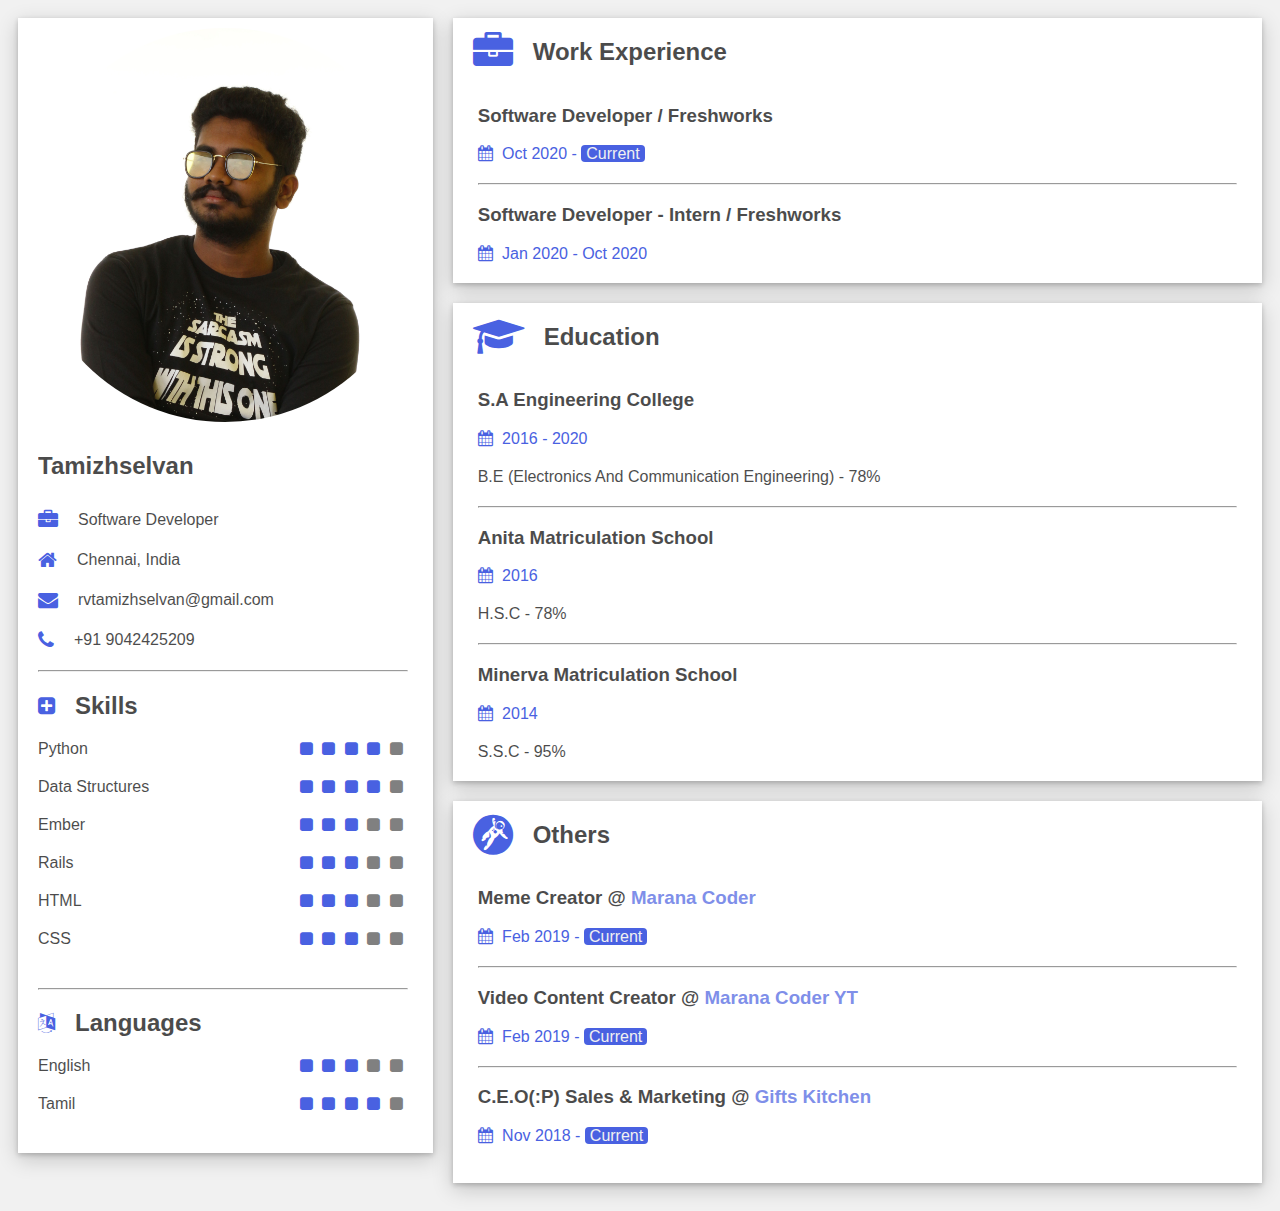
<file: index.html>
<html>
  <head>
    <title>தமிழ்</title>
    <link rel='shortcut icon' type='image/x-icon' href="/tamizh.jpg"/>
    <link rel = "stylesheet" href = "style.css">
    <link rel = "stylesheet" href = "mg-pd.css">
    <link rel = "stylesheet" href = "icons.css">
    <link rel = "stylesheet" href="https://stackpath.bootstrapcdn.com/font-awesome/4.7.0/css/font-awesome.min.css">
  </head>
  <body> 
    <div class= "main-container">
      <div class="detail-card">
        <img src="/me.jpg" class = "avatar" alt = "Avatar">

        <div class="detail-content pd-l-20 pd-b-20 pd-r-25">
          <h2 class="text-normal text-name mm-t-20 pd-b-10">Tamizhselvan</h2>
          <div class="flex pd-b-20">
            <i class="fa fa-briefcase icon-small icon-royal pd-r-20" aria-hidden="true"></i>
            <span class="text-normal">Software Developer</span>
          </div>

          <div class="flex pd-b-20">
            <i class="fa fa-home icon-small icon-royal pd-r-20" aria-hidden="true"></i>
            <span class="text-normal">Chennai, India</span>
          </div>

          <div class="flex pd-b-20">
            <i class="fa fa-envelope icon-small icon-royal pd-r-20" aria-hidden="true"></i>
            <span class="text-normal">rvtamizhselvan@gmail.com</span>
          </div>

          <div class="flex">
            <i class="fa fa-phone icon-small icon-royal pd-r-20" aria-hidden="true"></i>
            <span class="text-normal">+91 9042425209</span>
          </div>

          <hr class="line-break">

          <div class="flex">
            <i class="fa fa-plus-square icon-small icon-royal pd-r-20" aria-hidden="true"></i>
            <h2 class="text-normal">Skills</h2>
          </div>

          <div class="flex skill-flex pd-b-20">
            <span class="text-normal">Python</span>
            <div>
              <i class="fa fa-square icon-xsmall icon-royal pd-r-5" aria-hidden="true"></i>
              <i class="fa fa-square icon-xsmall icon-royal pd-r-5" aria-hidden="true"></i>
              <i class="fa fa-square icon-xsmall icon-royal pd-r-5" aria-hidden="true"></i>
              <i class="fa fa-square icon-xsmall icon-royal pd-r-5" aria-hidden="true"></i>
              <i class="fa fa-square icon-xsmall icon-grey pd-r-5" aria-hidden="true"></i>
            </div>
          </div>

          <div class="flex skill-flex pd-b-20">
            <span class="text-normal">Data Structures</span>
            <div>
              <i class="fa fa-square icon-xsmall icon-royal pd-r-5" aria-hidden="true"></i>
              <i class="fa fa-square icon-xsmall icon-royal pd-r-5" aria-hidden="true"></i>
              <i class="fa fa-square icon-xsmall icon-royal pd-r-5" aria-hidden="true"></i>
              <i class="fa fa-square icon-xsmall icon-royal pd-r-5" aria-hidden="true"></i>
              <i class="fa fa-square icon-xsmall icon-grey pd-r-5" aria-hidden="true"></i>
            </div>
          </div>

          <div class="flex skill-flex pd-b-20">
            <span class="text-normal">Ember</span>
            <div>
              <i class="fa fa-square icon-xsmall icon-royal pd-r-5" aria-hidden="true"></i>
              <i class="fa fa-square icon-xsmall icon-royal pd-r-5" aria-hidden="true"></i>
              <i class="fa fa-square icon-xsmall icon-royal pd-r-5" aria-hidden="true"></i>
              <i class="fa fa-square icon-xsmall icon-grey pd-r-5" aria-hidden="true"></i>
              <i class="fa fa-square icon-xsmall icon-grey pd-r-5" aria-hidden="true"></i>
            </div>
          </div>

          <div class="flex skill-flex pd-b-20">
            <span class="text-normal">Rails</span>
            <div>
              <i class="fa fa-square icon-xsmall icon-royal pd-r-5" aria-hidden="true"></i>
              <i class="fa fa-square icon-xsmall icon-royal pd-r-5" aria-hidden="true"></i>
              <i class="fa fa-square icon-xsmall icon-royal pd-r-5" aria-hidden="true"></i>
              <i class="fa fa-square icon-xsmall icon-grey pd-r-5" aria-hidden="true"></i>
              <i class="fa fa-square icon-xsmall icon-grey pd-r-5" aria-hidden="true"></i>
            </div>
          </div>

          <div class="flex skill-flex pd-b-20">
            <span class="text-normal">HTML</span>
            <div>
              <i class="fa fa-square icon-xsmall icon-royal pd-r-5" aria-hidden="true"></i>
              <i class="fa fa-square icon-xsmall icon-royal pd-r-5" aria-hidden="true"></i>
              <i class="fa fa-square icon-xsmall icon-royal pd-r-5" aria-hidden="true"></i>
              <i class="fa fa-square icon-xsmall icon-grey pd-r-5" aria-hidden="true"></i>
              <i class="fa fa-square icon-xsmall icon-grey pd-r-5" aria-hidden="true"></i>
            </div>
          </div>

          <div class="flex skill-flex pd-b-20">
            <span class="text-normal">CSS</span>
            <div>
              <i class="fa fa-square icon-xsmall icon-royal pd-r-5" aria-hidden="true"></i>
              <i class="fa fa-square icon-xsmall icon-royal pd-r-5" aria-hidden="true"></i>
              <i class="fa fa-square icon-xsmall icon-royal pd-r-5" aria-hidden="true"></i>
              <i class="fa fa-square icon-xsmall icon-grey pd-r-5" aria-hidden="true"></i>
              <i class="fa fa-square icon-xsmall icon-grey pd-r-5" aria-hidden="true"></i>
            </div>
          </div>

          <hr class="line-break">

          <div class="flex">
            <i class="fa fa-language icon-small icon-royal pd-r-20" aria-hidden="true"></i>
            <h2 class="text-normal">Languages</h2>
          </div>

          <div class="flex skill-flex pd-b-20">
            <span class="text-normal">English</span>
            <div>
              <i class="fa fa-square icon-xsmall icon-royal pd-r-5" aria-hidden="true"></i>
              <i class="fa fa-square icon-xsmall icon-royal pd-r-5" aria-hidden="true"></i>
              <i class="fa fa-square icon-xsmall icon-royal pd-r-5" aria-hidden="true"></i>
              <i class="fa fa-square icon-xsmall icon-grey pd-r-5" aria-hidden="true"></i>
              <i class="fa fa-square icon-xsmall icon-grey pd-r-5" aria-hidden="true"></i>
            </div>
          </div>

          <div class="flex skill-flex pd-b-20">
            <span class="text-normal">Tamil</span>
            <div>
              <i class="fa fa-square icon-xsmall icon-royal pd-r-5" aria-hidden="true"></i>
              <i class="fa fa-square icon-xsmall icon-royal pd-r-5" aria-hidden="true"></i>
              <i class="fa fa-square icon-xsmall icon-royal pd-r-5" aria-hidden="true"></i>
              <i class="fa fa-square icon-xsmall icon-royal pd-r-5" aria-hidden="true"></i>
              <i class="fa fa-square icon-xsmall icon-grey pd-r-5" aria-hidden="true"></i>
            </div>
          </div>

        </div>

      </div>
      <div class="exp">
        <div class="experience-container pd-l-20 pd-b-20">
          <div class="flex">
            <i class="fa fa-briefcase icon-large icon-royal pd-r-20" aria-hidden="true"></i>
            <h2 class="text-normal">Work Experience</h2>
          </div>
          
          <div class="exp-content pd-l-5 pd-r-25">
            <h3 class="text-normal">Software Developer / Freshworks</h3>
            <div>
              <i class="fa fa-calendar icon-royal pd-r-5"></i>
              <span class="icon-royal">Oct 2020 - </span>
              <span class="current pd-l-5 pd-r-5">Current</span>
            </div>

            <hr class="line-break">

            <h3 class="text-normal">Software Developer - Intern / Freshworks</h3>
            <div>
              <i class="fa fa-calendar icon-royal pd-r-5"></i>
              <span class="icon-royal">Jan 2020 - Oct 2020</span>
            </div>
          </div>
        </div>

        <div class="experience-container pd-l-20 pd-b-20">
          <div class="flex">
            <i class="fa fa-graduation-cap icon-large icon-royal pd-r-20" aria-hidden="true"></i>
            <h2 class="text-normal">Education</h2>
          </div>
          
          <div class="exp-content pd-l-5 pd-r-25">
            <h3 class="text-normal">S.A Engineering College </h3>
            <div class="pd-b-20">
              <i class="fa fa-calendar icon-royal pd-r-5"></i>
              <span class="icon-royal">2016 - 2020</span>
            </div>
            <span class="text-normal">B.E (Electronics And Communication Engineering) - 78%</span>
            <hr class="line-break">

            <h3 class="text-normal">Anita Matriculation School</h3>
            <div class="pd-b-20">
              <i class="fa fa-calendar icon-royal pd-r-5"></i>
              <span class="icon-royal">2016</span>
            </div>
            <span class="text-normal">H.S.C - 78%</span>
            <hr class="line-break">

            <h3 class="text-normal">Minerva Matriculation School</h3>
            <div class="pd-b-20">
              <i class="fa fa-calendar icon-royal pd-r-5"></i>
              <span class="icon-royal">2014</span>
            </div>
            <span class="text-normal">S.S.C - 95%</span>
          </div>
        </div>
        
        <div class="experience-container final-container pd-l-20 pd-b-20">
          <div class="flex">
            <i class="fa fa-grav icon-large icon-royal pd-r-20" aria-hidden="true"></i>
            <h2 class="text-normal">Others</h2>
          </div>
          
          <div class="exp-content pd-l-5 pd-r-25">
            <h3 class="text-normal">Meme Creator @ <a class="icon-royal" href="https://www.instagram.com/marana_coder">Marana Coder</a></h3>
            <div>
              <i class="fa fa-calendar icon-royal pd-r-5"></i>
              <span class="icon-royal">Feb 2019 - </span>
              <span class="current pd-l-5 pd-r-5">Current</span>
            </div>

            <hr class="line-break">

            <h3 class="text-normal">Video Content Creator @ <a class="icon-royal" href="https://www.youtube.com/channel/UC5FqxAFqOq4ZdJMz_Phtqiw?view_as=subscriber">Marana Coder YT</a></h3>
            <div>
              <i class="fa fa-calendar icon-royal pd-r-5"></i>
              <span class="icon-royal">Feb 2019 - </span>
              <span class="current pd-l-5 pd-r-5">Current</span>
            </div>

            <hr class="line-break">

            <h3 class="text-normal">C.E.O(:P) Sales & Marketing @ <a class="icon-royal" href="https://www.instagram.com/gifts_kitchen_">Gifts Kitchen</a></h3>
            <div>
              <i class="fa fa-calendar icon-royal pd-r-5"></i>
              <span class="icon-royal">Nov 2018 - </span>
              <span class="current pd-l-5 pd-r-5">Current</span>
            </div>
          </div>
        </div>
      </div>
    </div>
  </body>
</html>
</file>
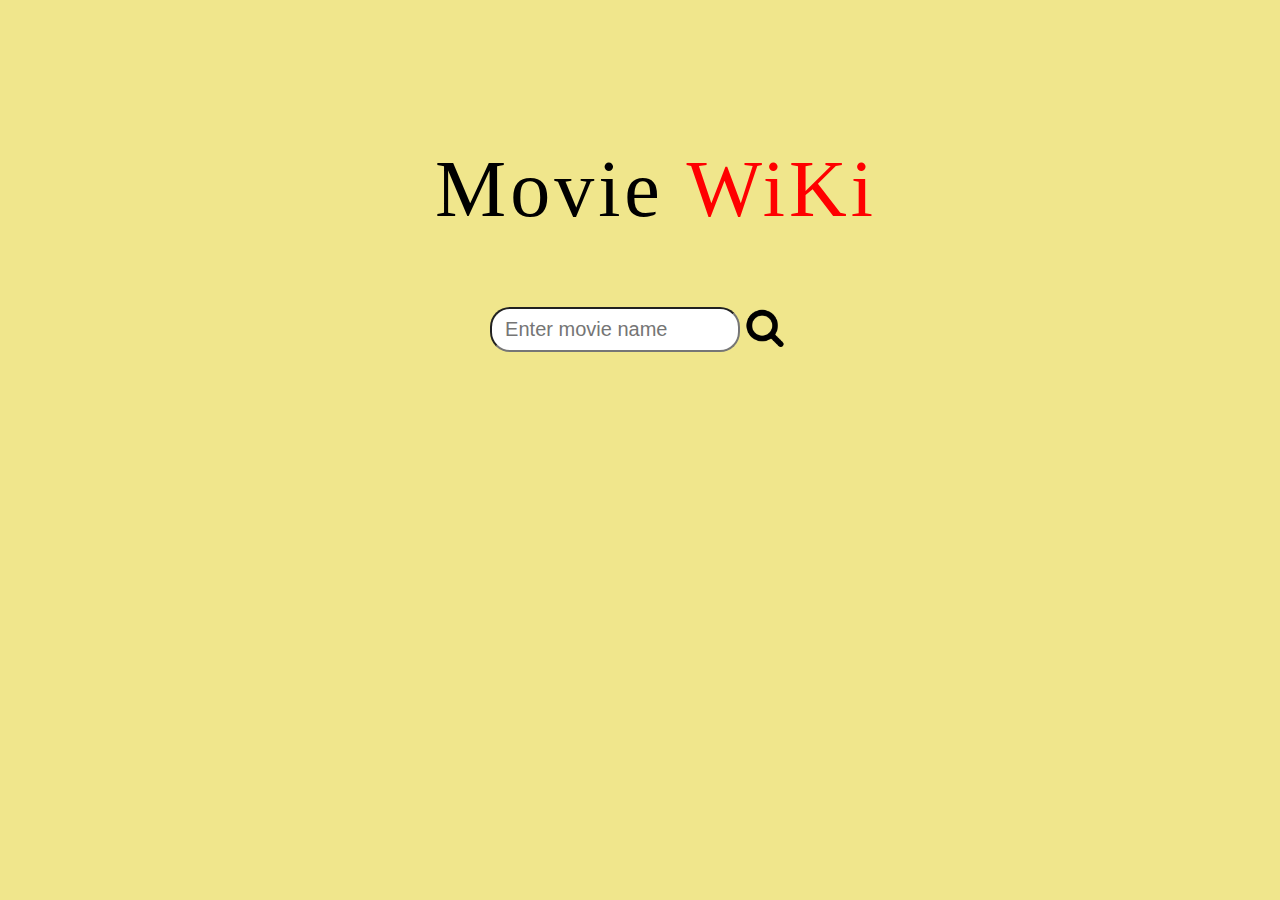
<file: movies/index.html>
<html>
<head>
    <title>MovieWiki</title>
    <style type = "text/css">
        body
        {
            margin : 0;
            background-color: #F0E68C;
        }
        #top
        {
            margin: 0 auto;
            width: 500px;
            height: 720px;
        }
        #logo
        {
            font-size: 80px;
            color: black;
            position: relative;
            top:20%;
            left: 45px;
            letter-spacing: 4px;
            text-align: center;
            font-family: fantasy;
        }
        a
        {
            text-decoration: none;
        }
        #inputField
        {
            position: relative;
            top:30%;
            left: 100px;
            width: 250px;
            height: 45px;
            font-size: 20px;
            border-radius: 20px;
            float: left;
        }
        #search
        {
            position: relative;
            top:30%;
            margin: 0px 0 2px 5px; 
            left: 100px;
            width: 40px;
            height: 40px;
        }
        #poster
        {
            position: relative;
            width:170px;
            border-radius: 20px;
            top:40%;
            right: 100px;
        }
        #wiki
        {
            color: red;
        }
    </style>
</head>
<body>
    <div id = "top">
        <a id = "logo" href="#">Movie <span id = "wiki"> WiKi </span></a>
        <br>
        <label id = 'center'><input id = "inputField" type="text" placeholder="  Enter movie name"> 
            <a><img id = "search" src = "Images/search.png"></a>
            <br>
            <a id = "nextPage" href = ""><img id = "poster"></a>
        </label>
    </div>
    <script type = "text/javascript">
        async function getOmdb(apiUrl)
        {
            const response = await fetch(apiUrl); //performs fetching from API
            const myJson = await response.json();
            console.log(myJson);
            if(myJson.Response == "True") //If given movie name exists in API  
            {
                document.getElementById("poster").src = myJson.Poster; //setting the src attribute for poster image
                document.getElementById("nextPage").href = "movie.html?name=" + myJson.Title; //URL which carries movie name to landing page
            }
            else    // If movie name doesn't exists in API
            {
                document.getElementById("poster").src = "images/noimg.jpg"; //If movie doesnt exist set a default image to poster
            }
        }
        document.getElementById("search").onclick = function()
        {    
            document.getElementById("nextPage").href = "";        
            var movie = document.getElementById("inputField").value;
            var apiUrl = "http://www.omdbapi.com/?apikey=4a249f8d&t="+movie; //string of url with movie name appended for the api fetch 
            getOmdb(apiUrl);
        }
    </script> 
</body>
</html>
</file>
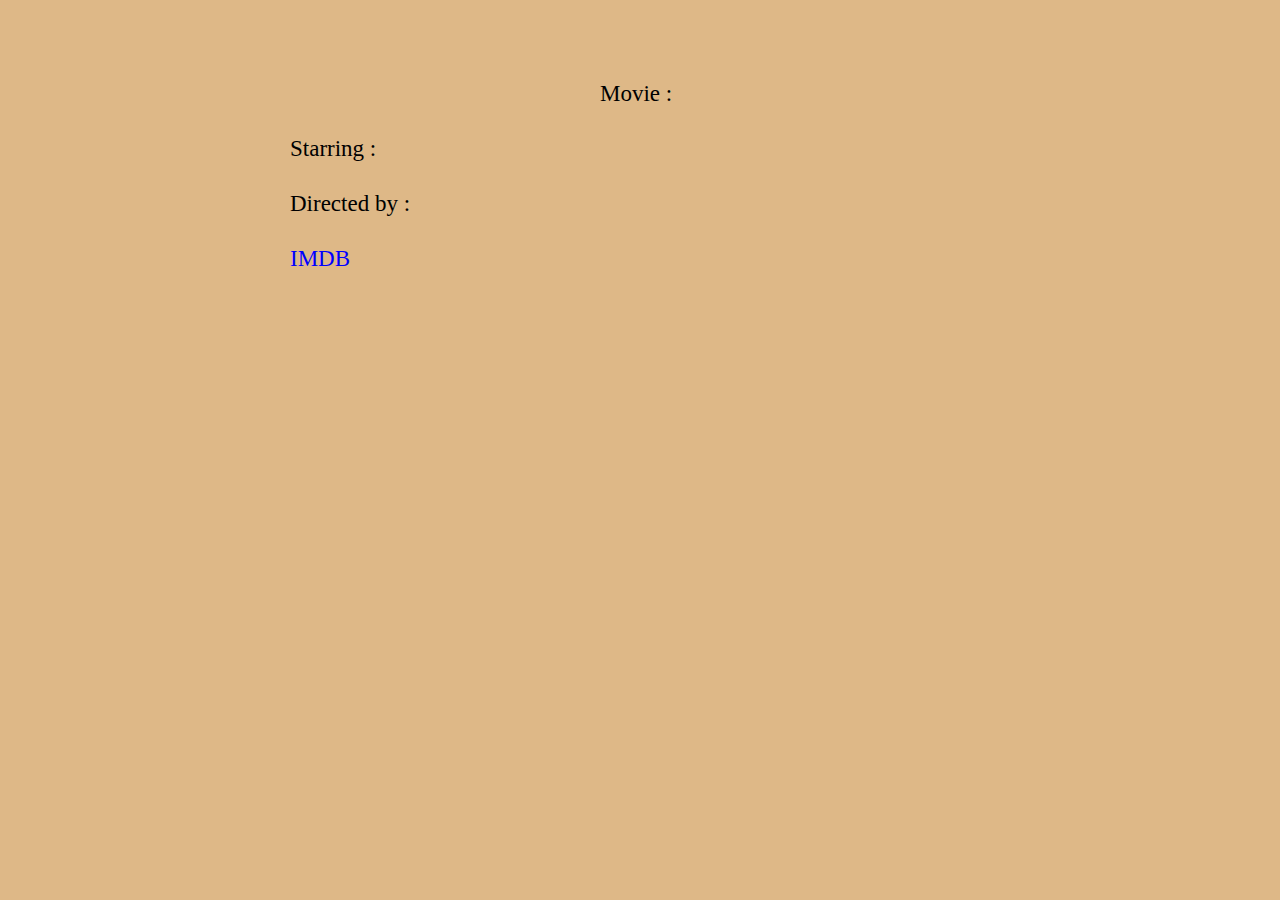
<file: movies/movie.html>
<html>
<head>
    <title>
    </title>
    <style type = "text/css">
    body
    {
        margin: 0;    
        background-color:burlywood;
    }
    #center
    {
        margin: 0 auto;
        width: 700px;
        height: 705px;
    }
    #main
    {
        margin: 0 auto;
        position: relative;
        top: 50px;
    }
    #poster
    {
        width:270px;
        margin:30px 20px 0px 20px;
        border-radius: 20px;
        float: left;
    }
    a
    {
        text-decoration: none;
        color: blue;
    }
    #apiDetails
    {
        padding-top: 5px;
        line-height: 32px;
        color: black;
        font-size: 23px;
    }
    #lin
    {
        padding-left: 10px;
    }
    #float-clear
    {
        float: clear;        
    }
    #plot
    {
        font-size: 23px;
        width: 600px;
        padding-top: 10px;
        padding-left: 25px;
    }
    #imdb
    {
        float: left;
        padding-right: 10px;
    }
    </style>
</head>
<body>
    <div id = "center">
        <div id = "main">
            <img id = "poster">        
            <div id = "apiDetails">
                <p>Movie :<span id = "lin"><a target = "_blank" id = "name" href = "#"></a></span></p>
                <p>Starring :<span id = "lin"><a target = "_blank" id = "actor" href = "#"></a></span></p>
                <p>Directed by :<span id = "lin"><a target = "_blank" id = "director" href = "#"></a></span></p>
                <p id = "year"></p>
                <p id = "lang"></p>
                <p id = "genre"></p>
                <span id = "lin" style = "padding-left: 0px;"><a target = "_blank" id = "imdb" href = "#">IMDB</a></span>
                <div id = "rate"></div>
            </div>
            <div id = "float-clear"></div>
            <br>
            <p id = "plot"></p>
        </div>
            </div>
    <script type="text/javascript">
        function setAttributes(title,hero,director,year,genre,lang,poster,plot,imdb,votes)
        {
            if(poster == "N/A") //if poster of image is not available
            {
                document.getElementById("imag").src = "images/noimg.jpg";//set a default image to poster    
            }
            else
            {
                document.getElementById("poster").src = poster;    
            }
            document.getElementById("name").innerHTML =  title;
            document.getElementById("name").href = "http://google.com/search?q="+title;
            document.getElementById("actor").innerHTML = hero;
            document.getElementById("actor").href = "http://google.com/search?q="+hero;
            document.getElementById("director").innerHTML =  director;
            document.getElementById("director").href = "http://google.com/search?q="+director;
            document.getElementById("year").innerHTML =  "Released Year : " + year;
            document.getElementById("lang").innerHTML =  "Language(s) : " + lang;           document.getElementById("genre").innerHTML =  "Genre : " + genre;
            document.getElementById("imdb").href = "https://www.imdb.com/title/" + imdb;
            document.getElementById("plot").innerHTML =  "Plot : " + plot;
            if(votes != "N/A")
            {
                document.getElementById("rate").innerHTML = votes + " of 10";            
            }
        }
        async function getOmdbDetails(apiUrl)
        {
            const response = await fetch(apiUrl);//Fetches json from APi
            const myJson = await response.json();
            console.log(myJson);
            var title = myJson.Title;
            var actors = myJson.Actors; 
            var hero = actors.slice(0,actors.indexOf(','));
            var director = myJson.Director;
            var year = myJson.Year;
            var genre = myJson.Genre;
            var language = myJson.Language; 
            var plot = myJson.Plot;
            var imdb = myJson.imdbID;
            var votes = myJson.imdbRating;
            if(language.indexOf(',') == -1)
            {
                var lang = language;
            }
            else
            {
                var lang = language.slice(0,language.indexOf(','));    
            }
            var poster = myJson.Poster;
            setAttributes(title,hero,director,year,genre,lang,poster,plot,imdb,votes);
        }
        window.onload = function()
        {
            var link = window.location.href; //Getting the url of loaded page
            var index = link.indexOf("name");
            var movie = link.slice(index+5);//finding the name of movie
            var apiUrl = "http://www.omdbapi.com/?apikey=4a249f8d&t="+movie;//Creating a string of URl for API Fetch
            getOmdbDetails(apiUrl);
            document.title = movie;
        }
    </script>
</body>
</html>
</file>
<file: style.css>
body {
  background-color: #f1f1f1;
  font-family: sans-serif;
}

a {
  text-decoration: none;
}
.flex {
  display: flex;
  align-items: center;
}

.skill-flex {
  justify-content: space-between;
}


.text-normal {
  opacity: 0.7;
}

.main-container {
  max-width: 1400px;
  margin-left: auto;
  margin-right: auto;
  height: auto;
  display: flex;
}

.detail-card {
  width: 33%;
  height: 100%;
  box-shadow: 0 2px 5px 0 rgba(0, 0, 0, 0.2), 0 6px 20px 0 rgba(0, 0, 0, 0.19);
  background-color: white;
  margin: 10px;
}

.detail-content {
  overflow: hidden;
}

@media screen and (max-width: 860px) {
  .detail-card {
    width: 95%;
    margin-left: auto;
    margin-right: auto;
  }

  .exp {
    width: 97.5% !important;
    margin-left: auto;
    margin-right: auto;
  }

  .main-container {
    flex-direction: column;
  }
}

.avatar {
  border-radius: 50%;
  width: 95%;
  margin: 10px;
}

.exp {
  width: 66%;
}

.experience-container {
  background-color: white ;
  box-shadow: 0 2px 5px 0 rgba(0, 0, 0, 0.2), 0 6px 20px 0 rgba(0, 0, 0, 0.19);
  margin: 10px;
  margin-bottom: 20px;
}

.final-container {
  padding-bottom: 38px !important;
}

.current {
  border-radius: 4px;
  background-color: #4961e1;
  color: #f1f1f1;
}

.line-break {
  margin: 20px 0 0px 0 !important;
  background-color: #f1f1f1;
}
</file>
<file: mg-pd.css>
.mg-t-20 {
  margin-top: 20px;
}



.pd-l-5 {
  box-sizing: border-box;
  padding-left: 5px;
}

.pd-r-5 {
  box-sizing: border-box;
  padding-right: 5px;
}

.mg-l-20 {
  margin-left: 20px;
}

.pd-l-20 {
  box-sizing: border-box;
  padding-left: 20px;
}

.pd-r-20 {
  box-sizing: border-box;
  padding-right: 20px;
}

.pd-b-20 {
  box-sizing: border-box;
  padding-bottom: 20px;
}

.pd-b-5 {
  box-sizing: border-box;
  padding-bottom: 20px;
}

.pd-b-10 {
  box-sizing: border-box;
  padding-bottom: 10px;
}

.pd-r-25 {
  box-sizing: border-box;
  padding-right: 25px;
}
</file>
<file: icons.css>
.icon-royal {
  color: #4961e1;
}

.icon-grey {
  color:#808080;
}

.icon-large {
  font-size: 40px !important;
}

.icon-small {
  font-size: 20px !important;
}

.icon-xsmall {
  font-size: 15px !important;
}
</file>
